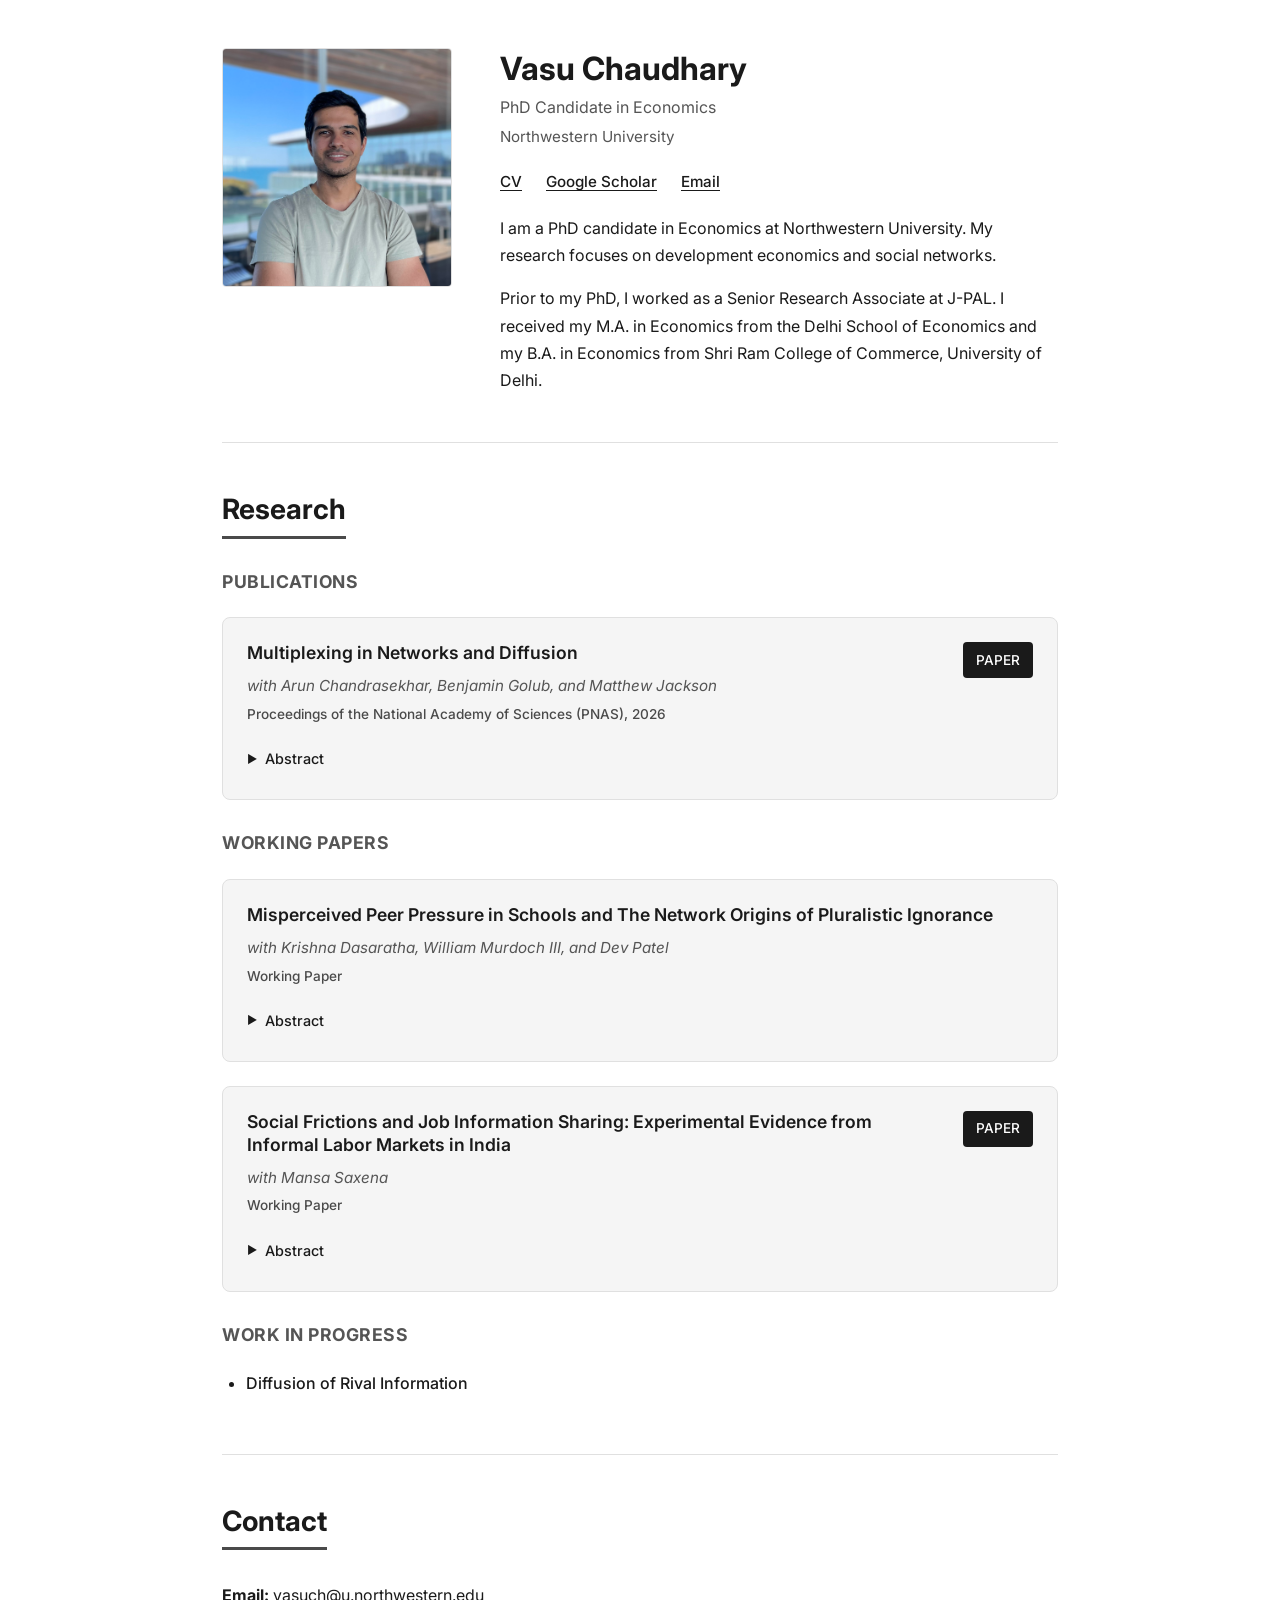
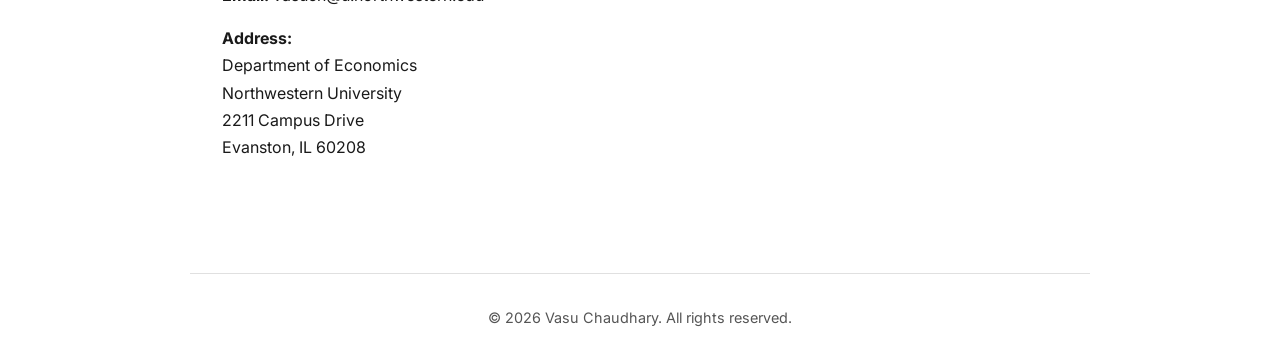
<file: index.html>
<!DOCTYPE html>
<html lang="en">
<head>
    <meta charset="UTF-8">
    <meta name="viewport" content="width=device-width, initial-scale=1.0">
    <title>Vasu Chaudhary | Economics PhD Candidate</title>
    <meta name="description" content="Academic website of Vasu Chaudhary, PhD Candidate in Economics at Northwestern University">
    <!-- Google tag (gtag.js) -->
    <script async src="https://www.googletagmanager.com/gtag/js?id=G-4FQFNJJ38L"></script>
    <script>
        window.dataLayer = window.dataLayer || [];
        function gtag(){dataLayer.push(arguments);}
        gtag('js', new Date());

        gtag('config', 'G-4FQFNJJ38L');
    </script>
    <link rel="preconnect" href="https://fonts.googleapis.com">
    <link rel="preconnect" href="https://fonts.gstatic.com" crossorigin>
    <link href="https://fonts.googleapis.com/css2?family=Inter:wght@400;500;600;700&display=swap" rel="stylesheet">
    <link rel="stylesheet" href="css/style.css">
</head>
<body>
    <div class="page-wrapper">

        <!-- Profile Header -->
        <header class="profile-hero" id="about">
            <img src="images/headshot.jpg" alt="Vasu Chaudhary" class="headshot">
            <div class="profile-info">
                <h1>Vasu Chaudhary</h1>
                <p class="title">PhD Candidate in Economics</p>
                <p class="institution">Northwestern University</p>
                <nav class="profile-links">
                    <a href="files/cv.pdf" target="_blank">CV</a>
                    <a href="https://scholar.google.com/citations?user=9gy9xK8AAAAJ&hl=en&oi=sra" target="_blank">Google Scholar</a>
                    <a href="mailto:vasuch@u.northwestern.edu">Email</a>
                </nav>
                <div class="bio">
                    <p>I am a PhD candidate in Economics at Northwestern University. My research focuses on
                    development economics and social networks.</p>
                    <p>Prior to my PhD, I worked as a Senior Research Associate at J-PAL. I received my M.A. in Economics from the Delhi School of Economics and my B.A. in Economics from Shri Ram College of Commerce, University of Delhi.</p>
                </div>
            </div>
        </header>

        <main class="main">

            <!-- Research Section -->
            <section id="research" class="section">
                <h2>Research</h2>

                <div class="research-category">
                    <h3>Publications</h3>

                    <div class="paper">
                        <div class="paper-header">
                            <div class="paper-info">
                                <h4 class="paper-title">Multiplexing in Networks and Diffusion</h4>
                                <p class="paper-authors">with Arun Chandrasekhar, Benjamin Golub, and Matthew Jackson</p>
                                <p class="paper-status">Proceedings of the National Academy of Sciences (PNAS), 2026</p>
                            </div>
                            <div class="paper-links">
                                <a href="https://www.pnas.org/doi/10.1073/pnas.2534923123" class="paper-link" target="_blank">PAPER</a>
                            </div>
                        </div>
                        <button class="abstract-toggle" aria-expanded="false">
                            <span class="toggle-icon">&#9654;</span> Abstract
                        </button>
                        <div class="abstract-content">
                            <p>
                                Social and economic networks are often multiplexed, meaning that people are connected by different types of relationships—such as borrowing goods and giving advice. We make two contributions to the study of multiplexing and the understanding of simple versus complex contagion. On the theoretical side, we introduce a model and theoretical results about diffusion in multiplex networks. We show that multiplexing impedes the spread of simple contagions, such as diseases or basic information that only require one interaction to transmit an infection. We show, however that multiplexing enhances the spread of a complex contagion when infection rates are low, but then impedes complex contagion if infection rates become high. On the empirical side, we document empirical multiplexing patterns in Indian village data. We show that relationships such as socializing, advising, helping, and lending are correlated but distinct, while commonly used proxies for networks based on ethnicity and geography are nearly uncorrelated with actual relationships. We also show that these layers and their overlap affect information diffusion in a field experiment. The advice network is the best predictor of diffusion, but combining layers improves predictions further. Villages with greater overlap between layers—more multiplexing—experience less overall diffusion. Finally, we identify differences in multiplexing by gender and connectedness. These have implications for inequality in diffusion-mediated outcomes such as access to information and adherence to norms.
                            </p>
                        </div>
                    </div>
                </div>

                <div class="research-category">
                    <h3>Working Papers</h3>

                    <div class="paper">
                        <div class="paper-header">
                            <div class="paper-info">
                                <h4 class="paper-title">Misperceived Peer Pressure in Schools and The Network Origins of Pluralistic Ignorance</h4>
                                <p class="paper-authors">with Krishna Dasaratha, William Murdoch III, and Dev Patel</p>
                                <p class="paper-status">Working Paper</p>
                            </div>
                        </div>
                        <button class="abstract-toggle" aria-expanded="false">
                            <span class="toggle-icon">&#9654;</span> Abstract
                        </button>
                        <div class="abstract-content">
                            <p>Draft coming soon.</p>
                        </div>
                    </div>

                    <div class="paper">
                        <div class="paper-header">
                            <div class="paper-info">
                                <h4 class="paper-title">Social Frictions and Job Information Sharing: Experimental Evidence from Informal Labor Markets in India</h4>
                                <p class="paper-authors">with Mansa Saxena</p>
                                <p class="paper-status">Working Paper</p>
                            </div>
                            <div class="paper-links">
                                <a href="https://www.dropbox.com/scl/fi/73ysekn0qsq6nr1jsxhm9/MansaSaxena_JMP.pdf?raw=1&amp;rlkey=a8pwhk3bz5fs4y36hlvtw63dv&amp;st=z2gty2nb" class="paper-link" target="_blank">PAPER</a>
                            </div>
                        </div>
                        <button class="abstract-toggle" aria-expanded="false">
                            <span class="toggle-icon">&#9654;</span> Abstract
                        </button>
                        <div class="abstract-content">
                            <p>Social networks help workers find jobs, but fear of being blamed when a shared job turns out badly may discourage information sharing. We study whether these relational consequences discourage job-information sharing in informal labor markets in India. In a field experiment with 620 daily-wage workers at 32 labor stands in Delhi, we offer workers a one-day paid job organized by our research team and ask them to nominate another worker to hear about the same opportunity, randomizing whether the nominated worker will be told who provided his name. Anonymity increases the probability of nominating another worker by 8.0 percentage points (11%). The effect is larger (14.6 percentage points) among workers who perceive a higher likelihood of problems with the job. Anonymity also increases an index of nominations of workers perceived as able and reliable by 0.215 s.d., without a statistically detectable increase in nominations of close contacts. Descriptive and experimental evidence further supports anticipated relational costs as an explanation. Workers report conflict, demands for compensation, and reduced social and financial exchange following jobs they shared that turned out badly. In a partially incentivized vignette experiment, employer underpayment increases the share of workers willing to give up money to penalize the information source from 11% to 45%, even though the source had no control over payment. These findings show how anticipated relational costs can limit the flow of job information through social networks, potentially reducing their ability to lower search costs for workers and firms.</p>
                        </div>
                    </div>
                </div>

                <div class="research-category">
                    <h3>Work in Progress</h3>
                    <ul class="wip-list">
                        <li>Diffusion of Rival Information</li>
                    </ul>
                </div>
            </section>

            <!-- Contact Section -->
            <section id="contact" class="section">
                <h2>Contact</h2>
                <div class="contact-info">
                    <p><strong>Email:</strong> <a href="mailto:vasuch@u.northwestern.edu">vasuch@u.northwestern.edu</a></p>
                    <p><strong>Address:</strong><br>
                        Department of Economics<br>
                        Northwestern University<br>
                        2211 Campus Drive<br>
                        Evanston, IL 60208
                    </p>
                </div>
            </section>

        </main>
    </div>

    <footer class="footer">
        <p>&copy; 2026 Vasu Chaudhary. All rights reserved.</p>
    </footer>

    <script src="js/main.js"></script>
</body>
</html>
</file>
<file: css/style.css>
/* CSS Variables */
:root {
    --color-primary: #1a1a1a;
    --color-primary-light: #333333;
    --color-accent: #4a4a4a;
    --color-text: #1a1a1a;
    --color-text-light: #555555;
    --color-background: #ffffff;
    --color-background-alt: #f5f5f5;
    --color-border: #e0e0e0;
    --font-family: 'Inter', -apple-system, BlinkMacSystemFont, 'Segoe UI', Roboto, sans-serif;
    --max-width: 900px;
    --spacing-xs: 0.5rem;
    --spacing-sm: 1rem;
    --spacing-md: 1.5rem;
    --spacing-lg: 2rem;
    --spacing-xl: 3rem;
    --transition-speed: 0.3s;
}

/* Reset & Base Styles */
*,
*::before,
*::after {
    box-sizing: border-box;
    margin: 0;
    padding: 0;
}

html {
    scroll-behavior: smooth;
}

body {
    font-family: var(--font-family);
    font-size: 16px;
    line-height: 1.7;
    color: var(--color-text);
    background-color: var(--color-background);
}

a {
    color: var(--color-primary);
    text-decoration: none;
    transition: color var(--transition-speed);
}

a:hover {
    color: var(--color-accent);
}

h1, h2, h3, h4 {
    line-height: 1.3;
    color: var(--color-primary);
}

/* Page Layout */
.page-wrapper {
    max-width: var(--max-width);
    margin: 0 auto;
    padding: var(--spacing-xl) var(--spacing-lg);
}

/* Profile Hero */
.profile-hero {
    display: flex;
    gap: var(--spacing-xl);
    align-items: flex-start;
    margin-bottom: var(--spacing-xl);
    padding-bottom: var(--spacing-xl);
    border-bottom: 1px solid var(--color-border);
}

.headshot {
    width: 230px;
    flex-shrink: 0;
    object-fit: cover;
    border-radius: 4px;
    border: 1px solid var(--color-border);
    display: block;
}

.profile-info h1 {
    font-size: 2rem;
    font-weight: 700;
    margin-bottom: 0.3rem;
}

.profile-info .title {
    font-size: 1rem;
    color: var(--color-text-light);
    margin-bottom: 0.15rem;
}

.profile-info .institution {
    font-size: 0.95rem;
    color: var(--color-text-light);
    margin-bottom: var(--spacing-md);
}

.profile-links {
    display: flex;
    gap: var(--spacing-md);
    margin-bottom: var(--spacing-md);
    flex-wrap: wrap;
    align-items: center;
}

.profile-links a {
    font-size: 0.95rem;
    font-weight: 500;
    color: var(--color-primary);
    border-bottom: 1px solid var(--color-primary);
    padding-bottom: 1px;
    line-height: 1;
}

.profile-links a:hover {
    color: var(--color-accent);
    border-bottom-color: var(--color-accent);
}

.bio p {
    line-height: 1.7;
    margin-bottom: var(--spacing-sm);
}

.bio p:last-child {
    margin-bottom: 0;
}

/* Sections */
.section {
    margin-bottom: var(--spacing-xl);
    padding-bottom: var(--spacing-xl);
    border-bottom: 1px solid var(--color-border);
}

.section:last-child {
    border-bottom: none;
    margin-bottom: 0;
}

.section h2 {
    font-size: 1.75rem;
    margin-bottom: var(--spacing-lg);
    padding-bottom: var(--spacing-xs);
    border-bottom: 3px solid var(--color-accent);
    display: inline-block;
}

/* Research Section */
.research-category {
    margin-bottom: var(--spacing-lg);
}

.research-category:last-child {
    margin-bottom: 0;
}

.research-category h3 {
    font-size: 1.1rem;
    color: var(--color-text-light);
    margin-bottom: var(--spacing-md);
    text-transform: uppercase;
    letter-spacing: 0.5px;
}

.paper {
    background-color: var(--color-background-alt);
    border: 1px solid var(--color-border);
    border-radius: 8px;
    padding: var(--spacing-md);
    margin-bottom: var(--spacing-md);
}

.paper:last-child {
    margin-bottom: 0;
}

.paper-header {
    display: flex;
    justify-content: space-between;
    align-items: flex-start;
    gap: var(--spacing-md);
    flex-wrap: wrap;
}

.paper-info {
    flex: 1;
    min-width: 200px;
}

.paper-title {
    font-size: 1.1rem;
    font-weight: 600;
    color: var(--color-text);
    margin-bottom: var(--spacing-xs);
}

.paper-authors {
    font-size: 0.95rem;
    color: var(--color-text-light);
    font-style: italic;
    margin-bottom: 0.25rem;
}

.paper-status {
    font-size: 0.85rem;
    color: var(--color-accent);
    font-weight: 500;
}

.paper-links {
    display: flex;
    gap: var(--spacing-sm);
    flex-shrink: 0;
}

.paper-link {
    display: inline-block;
    padding: 0.4rem 0.8rem;
    background-color: var(--color-primary);
    color: white;
    border-radius: 4px;
    font-size: 0.85rem;
    font-weight: 500;
    transition: background-color var(--transition-speed);
}

.paper-link:hover {
    background-color: var(--color-primary-light);
    color: white;
}

.abstract-toggle {
    background: none;
    border: none;
    color: var(--color-primary);
    cursor: pointer;
    font-size: 0.9rem;
    font-weight: 500;
    padding: var(--spacing-xs) 0;
    margin-top: var(--spacing-sm);
    display: flex;
    align-items: center;
    gap: 0.5rem;
    font-family: var(--font-family);
}

.abstract-toggle:hover {
    color: var(--color-accent);
}

.toggle-icon {
    font-size: 0.7rem;
    transition: transform var(--transition-speed);
    display: inline-block;
}

.abstract-toggle[aria-expanded="true"] .toggle-icon {
    transform: rotate(90deg);
}

.abstract-content {
    max-height: 0;
    overflow: hidden;
    transition: max-height var(--transition-speed) ease-out,
                padding var(--transition-speed) ease-out;
}

.abstract-content.expanded {
    max-height: none;
    padding-top: var(--spacing-sm);
}

.abstract-content p {
    color: var(--color-text-light);
    font-size: 0.95rem;
    line-height: 1.6;
}

/* Work in Progress List */
.wip-list {
    list-style: disc;
    margin-left: 1.5rem;
    margin-top: var(--spacing-sm);
}

.wip-list li {
    font-weight: 500;
    margin-bottom: var(--spacing-xs);
    color: var(--color-text);
}

/* Contact Section */
.contact-info p {
    margin-bottom: var(--spacing-sm);
}

.contact-info a {
    color: var(--color-primary);
}

/* Footer */
.footer {
    text-align: center;
    padding: var(--spacing-lg);
    border-top: 1px solid var(--color-border);
    color: var(--color-text-light);
    font-size: 0.9rem;
    max-width: var(--max-width);
    margin: 0 auto;
}

/* Responsive Design */
@media (max-width: 680px) {
    .profile-hero {
        flex-direction: column;
        align-items: center;
        text-align: center;
        gap: var(--spacing-lg);
    }

    .headshot {
        width: 180px;
    }

    .profile-links {
        justify-content: center;
    }

    .paper-header {
        flex-direction: column;
    }

    .paper-links {
        width: 100%;
    }
}

@media (max-width: 480px) {
    body {
        font-size: 15px;
    }

    .page-wrapper {
        padding: var(--spacing-lg) var(--spacing-sm);
    }

    .section h2 {
        font-size: 1.5rem;
    }

    .profile-info h1 {
        font-size: 1.6rem;
    }
}
</file>
